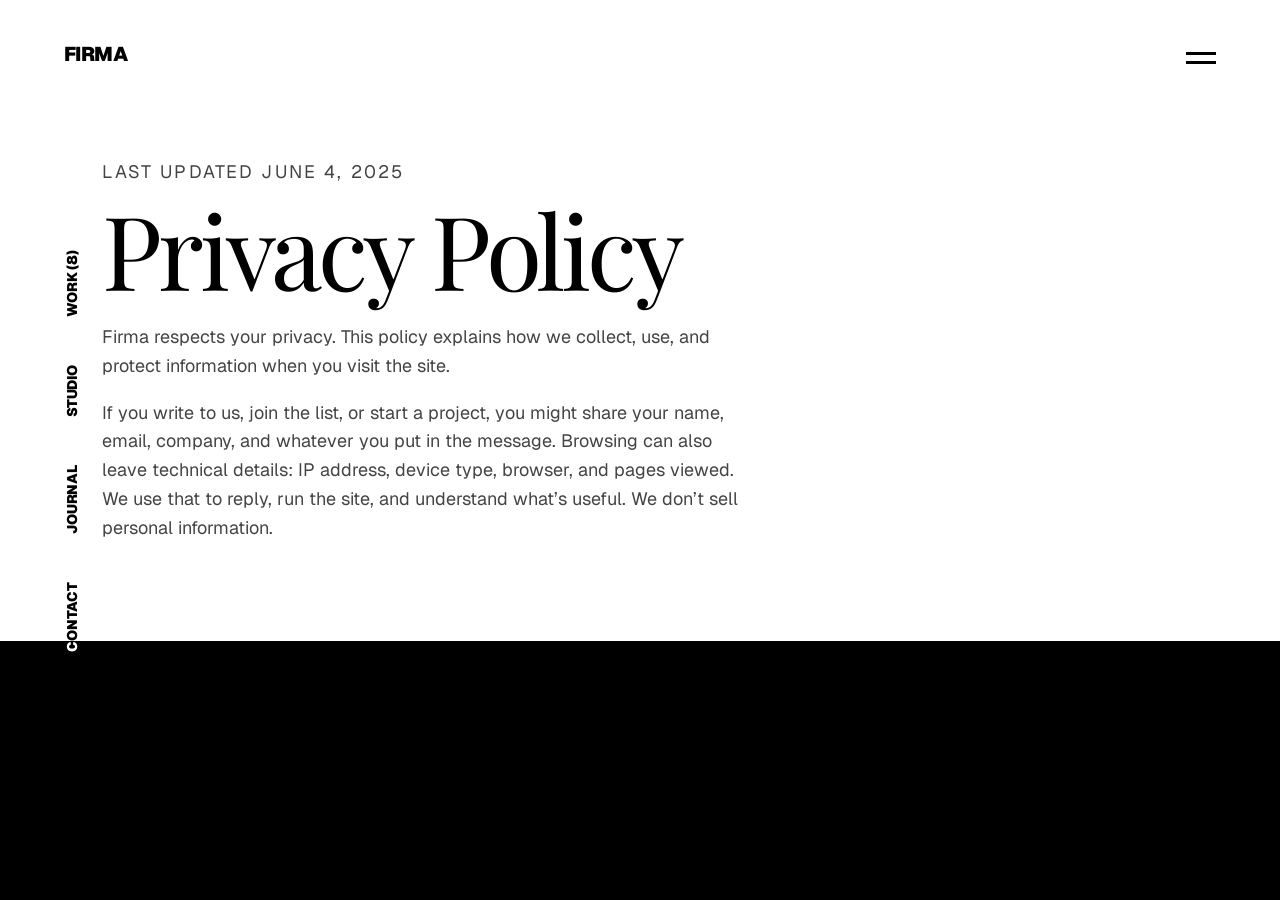
<file: privacy.html>
<!DOCTYPE html>
<html lang="en">
<head>
  <meta charset="UTF-8" />
  <meta name="viewport" content="width=device-width, initial-scale=1" />
  <title>Privacy Policy — Firma</title>
  <link rel="preconnect" href="https://fonts.googleapis.com" />
  <link href="https://fonts.googleapis.com/css2?family=Caveat:wght@400&family=Geist:wght@400;700;900&family=Playfair+Display:wght@400;500&display=swap" rel="stylesheet" />
    <script src="js/turn.js?v=1"></script>
<link rel="stylesheet" href="css/site.css?v=56" />
  <link rel="stylesheet" href="css/page.css?v=4" />
</head>
<body class="page">
  <div class="chrome">
    <a class="logo" href="index.html">FIRMA</a>
    <button class="burger" type="button" aria-label="Open menu"><i></i><i></i></button>
    <nav class="side">
      <a href="work.html">Work (8)</a>
      <a href="studio.html">Studio</a>
      <a href="journal.html">Journal</a>
      <a href="contact.html">Contact</a>
    </nav>
  </div>
  <div class="menu">
    <button class="x" type="button" aria-label="Close">×</button>
    <nav>
      <a href="work.html">WORK (8)</a>
      <a href="studio.html">STUDIO</a>
      <a href="journal.html">JOURNAL</a>
      <a href="contact.html">CONTACT</a>
    </nav>
  </div>
  <main class="page-main">
    <p class="kicker">Last updated June 4, 2025</p>
    <h1>Privacy Policy</h1>
<p>Firma respects your privacy. This policy explains how we collect, use, and protect information when you visit the site.</p>
<p>If you write to us, join the list, or start a project, you might share your name, email, company, and whatever you put in the message. Browsing can also leave technical details: IP address, device type, browser, and pages viewed. We use that to reply, run the site, and understand what’s useful. We don’t sell personal information.</p>
  </main>
  <script>
    const menu = document.querySelector(".menu");
    document.querySelector(".burger").onclick = () => menu.classList.add("open");
    document.querySelector(".x").onclick = () => menu.classList.remove("open");
  </script>
  <script src="js/smooth.js?v=2"></script>
</body>
</html>
</file>
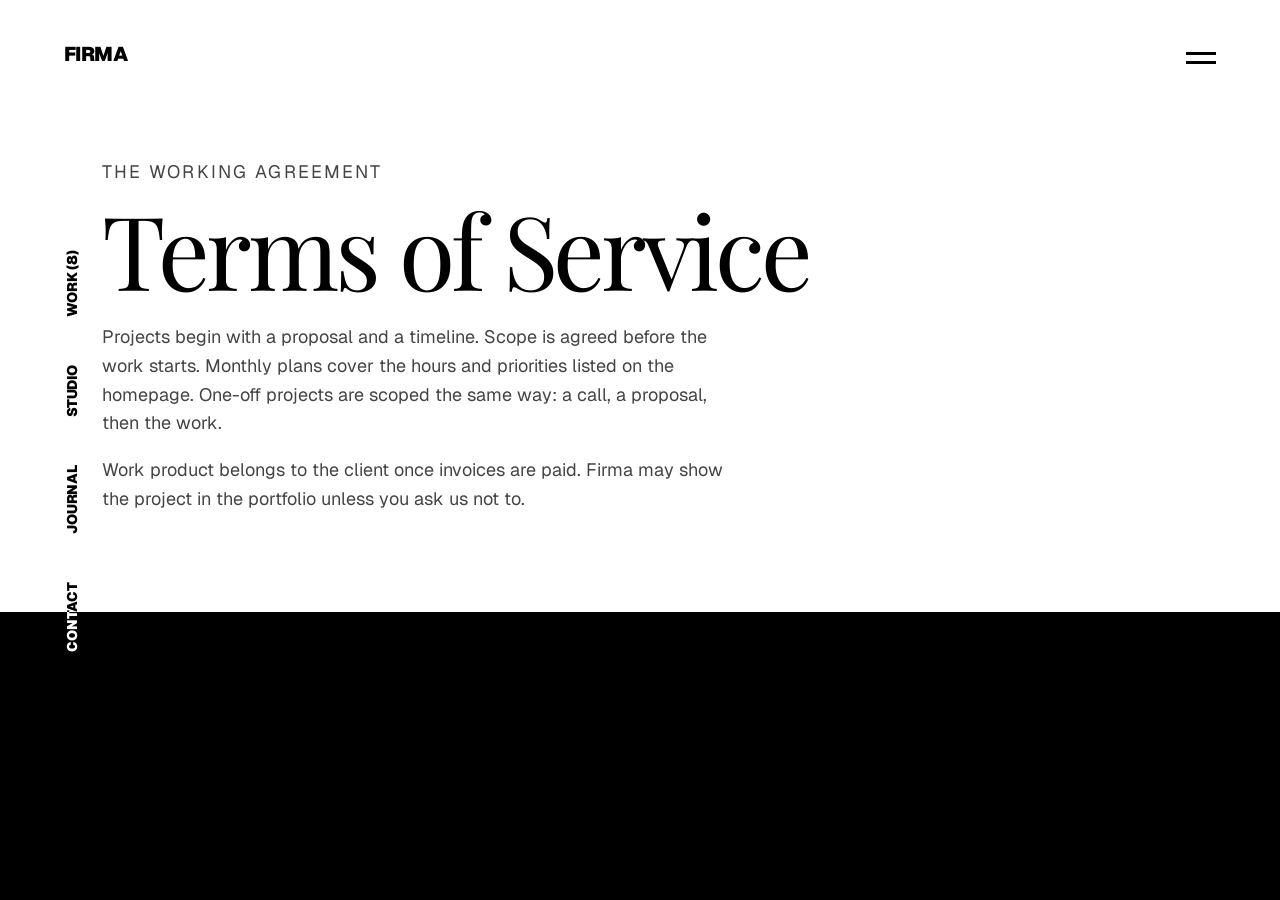
<file: terms.html>
<!DOCTYPE html>
<html lang="en">
<head>
  <meta charset="UTF-8" />
  <meta name="viewport" content="width=device-width, initial-scale=1" />
  <title>Terms of Service — Firma</title>
  <link rel="preconnect" href="https://fonts.googleapis.com" />
  <link href="https://fonts.googleapis.com/css2?family=Caveat:wght@400&family=Geist:wght@400;700;900&family=Playfair+Display:wght@400;500&display=swap" rel="stylesheet" />
    <script src="js/turn.js?v=1"></script>
<link rel="stylesheet" href="css/site.css?v=56" />
  <link rel="stylesheet" href="css/page.css?v=4" />
</head>
<body class="page">
  <div class="chrome">
    <a class="logo" href="index.html">FIRMA</a>
    <button class="burger" type="button" aria-label="Open menu"><i></i><i></i></button>
    <nav class="side">
      <a href="work.html">Work (8)</a>
      <a href="studio.html">Studio</a>
      <a href="journal.html">Journal</a>
      <a href="contact.html">Contact</a>
    </nav>
  </div>
  <div class="menu">
    <button class="x" type="button" aria-label="Close">×</button>
    <nav>
      <a href="work.html">WORK (8)</a>
      <a href="studio.html">STUDIO</a>
      <a href="journal.html">JOURNAL</a>
      <a href="contact.html">CONTACT</a>
    </nav>
  </div>
  <main class="page-main">
    <p class="kicker">The working agreement</p>
    <h1>Terms of Service</h1>
<p>Projects begin with a proposal and a timeline. Scope is agreed before the work starts. Monthly plans cover the hours and priorities listed on the homepage. One-off projects are scoped the same way: a call, a proposal, then the work.</p>
<p>Work product belongs to the client once invoices are paid. Firma may show the project in the portfolio unless you ask us not to.</p>
  </main>
  <script>
    const menu = document.querySelector(".menu");
    document.querySelector(".burger").onclick = () => menu.classList.add("open");
    document.querySelector(".x").onclick = () => menu.classList.remove("open");
  </script>
  <script src="js/smooth.js?v=2"></script>
</body>
</html>
</file>
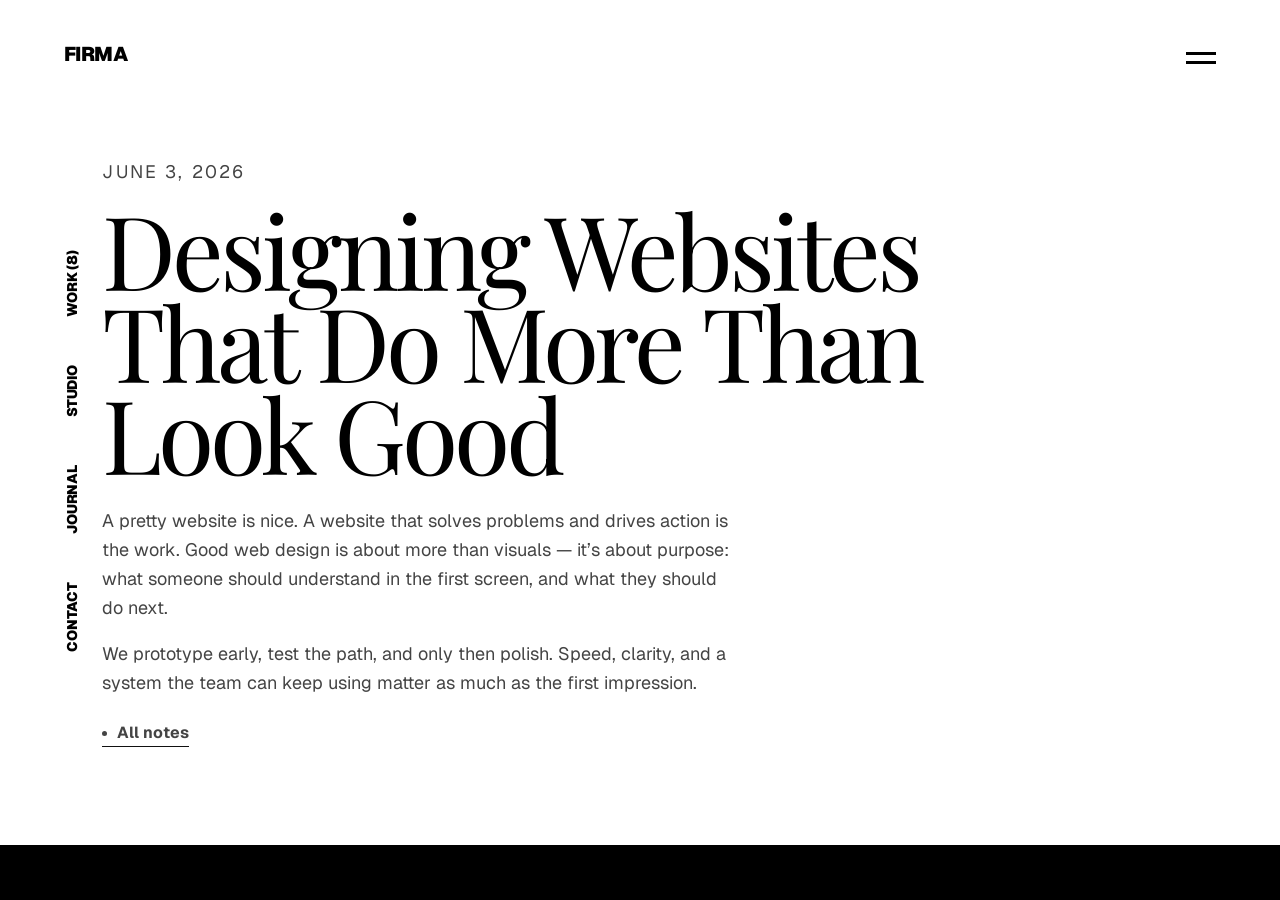
<file: journal/designing-websites.html>
<!DOCTYPE html>
<html lang="en">
<head>
  <meta charset="UTF-8" />
  <meta name="viewport" content="width=device-width, initial-scale=1" />
  <title>Designing Websites That Do More Than Look Good — Firma</title>
  <link rel="preconnect" href="https://fonts.googleapis.com" />
  <link href="https://fonts.googleapis.com/css2?family=Caveat:wght@400&family=Geist:wght@400;700;900&family=Playfair+Display:wght@400;500&display=swap" rel="stylesheet" />
    <script src="../js/turn.js?v=1"></script>
<link rel="stylesheet" href="../css/site.css?v=56" />
  <link rel="stylesheet" href="../css/page.css?v=4" />
</head>
<body class="page">
  <div class="chrome">
    <a class="logo" href="../index.html">FIRMA</a>
    <button class="burger" type="button" aria-label="Open menu"><i></i><i></i></button>
    <nav class="side">
      <a href="../work.html">Work (8)</a>
      <a href="../studio.html">Studio</a>
      <a href="../journal.html">Journal</a>
      <a href="../contact.html">Contact</a>
    </nav>
  </div>
  <div class="menu">
    <button class="x" type="button" aria-label="Close">×</button>
    <nav>
      <a href="../work.html">WORK (8)</a>
      <a href="../studio.html">STUDIO</a>
      <a href="../journal.html">JOURNAL</a>
      <a href="../contact.html">CONTACT</a>
    </nav>
  </div>
  <main class="page-main">
    <p class="kicker">June 3, 2026</p>
    <h1>Designing Websites That Do More Than Look Good</h1>
<p>A pretty website is nice. A website that solves problems and drives action is the work. Good web design is about more than visuals — it’s about purpose: what someone should understand in the first screen, and what they should do next.</p>
<p>We prototype early, test the path, and only then polish. Speed, clarity, and a system the team can keep using matter as much as the first impression.</p>
<p><a class="dotlink" href="../journal.html">All notes</a></p>
  </main>
  <script>
    const menu = document.querySelector(".menu");
    document.querySelector(".burger").onclick = () => menu.classList.add("open");
    document.querySelector(".x").onclick = () => menu.classList.remove("open");
  </script>
  <script src="../js/smooth.js?v=2"></script>
</body>
</html>
</file>
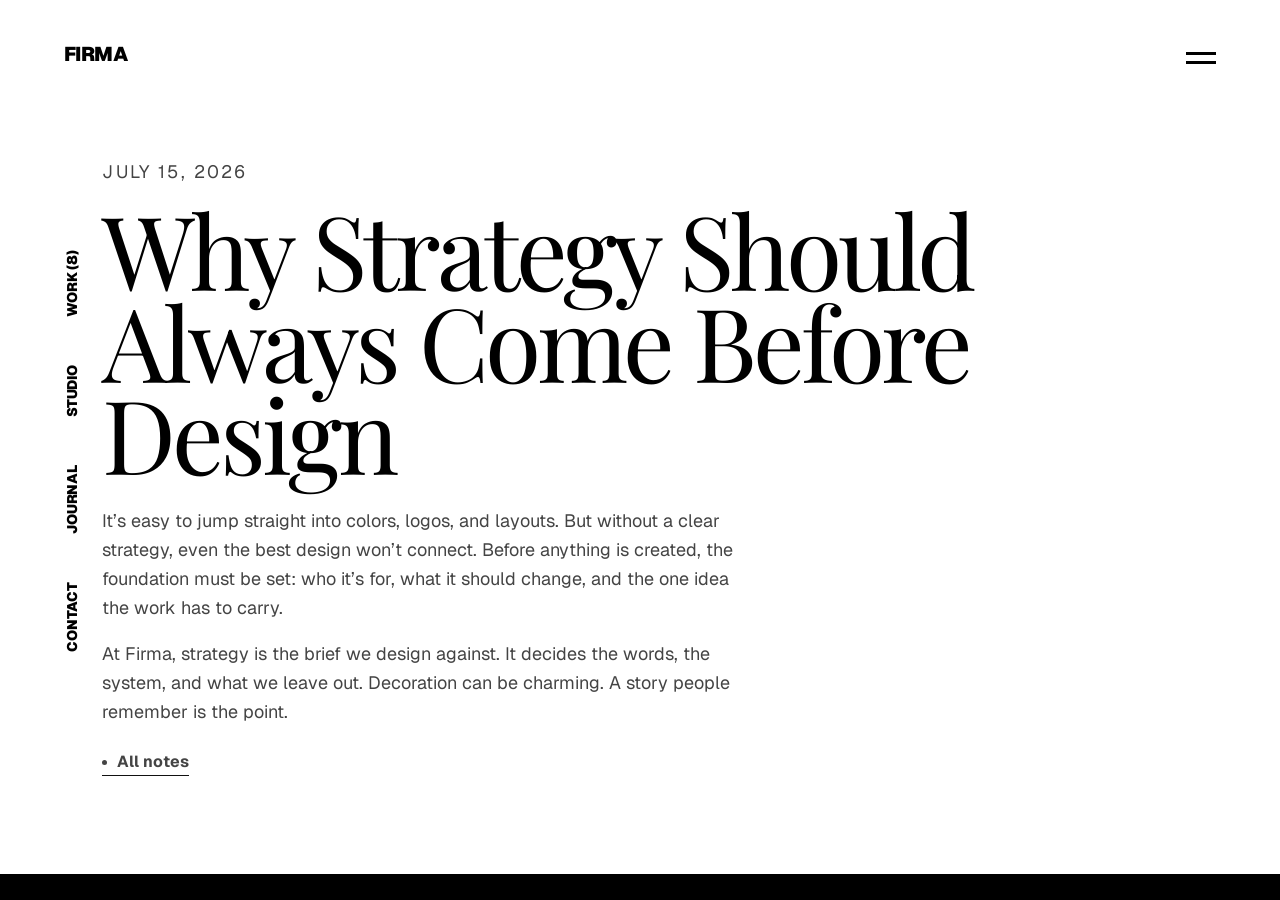
<file: journal/why-strategy.html>
<!DOCTYPE html>
<html lang="en">
<head>
  <meta charset="UTF-8" />
  <meta name="viewport" content="width=device-width, initial-scale=1" />
  <title>Why Strategy Should Always Come Before Design — Firma</title>
  <link rel="preconnect" href="https://fonts.googleapis.com" />
  <link href="https://fonts.googleapis.com/css2?family=Caveat:wght@400&family=Geist:wght@400;700;900&family=Playfair+Display:wght@400;500&display=swap" rel="stylesheet" />
    <script src="../js/turn.js?v=1"></script>
<link rel="stylesheet" href="../css/site.css?v=56" />
  <link rel="stylesheet" href="../css/page.css?v=4" />
</head>
<body class="page">
  <div class="chrome">
    <a class="logo" href="../index.html">FIRMA</a>
    <button class="burger" type="button" aria-label="Open menu"><i></i><i></i></button>
    <nav class="side">
      <a href="../work.html">Work (8)</a>
      <a href="../studio.html">Studio</a>
      <a href="../journal.html">Journal</a>
      <a href="../contact.html">Contact</a>
    </nav>
  </div>
  <div class="menu">
    <button class="x" type="button" aria-label="Close">×</button>
    <nav>
      <a href="../work.html">WORK (8)</a>
      <a href="../studio.html">STUDIO</a>
      <a href="../journal.html">JOURNAL</a>
      <a href="../contact.html">CONTACT</a>
    </nav>
  </div>
  <main class="page-main">
    <p class="kicker">July 15, 2026</p>
    <h1>Why Strategy Should Always Come Before Design</h1>
<p>It’s easy to jump straight into colors, logos, and layouts. But without a clear strategy, even the best design won’t connect. Before anything is created, the foundation must be set: who it’s for, what it should change, and the one idea the work has to carry.</p>
<p>At Firma, strategy is the brief we design against. It decides the words, the system, and what we leave out. Decoration can be charming. A story people remember is the point.</p>
<p><a class="dotlink" href="../journal.html">All notes</a></p>
  </main>
  <script>
    const menu = document.querySelector(".menu");
    document.querySelector(".burger").onclick = () => menu.classList.add("open");
    document.querySelector(".x").onclick = () => menu.classList.remove("open");
  </script>
  <script src="../js/smooth.js?v=2"></script>
</body>
</html>
</file>
<file: css/site.css>
@font-face {
  font-family: "Playfair";
  font-style: normal;
  font-weight: 300;
  font-display: swap;
  src: url("https://fonts.gstatic.com/s/playfair/v10/0nkFC9D7PO4KhmUJ5_zTZ_4MYQXznAK-TUcZXKO3UMnW6VNpe4-SoCpQng.woff2") format("woff2");
}
@font-face {
  font-family: "Playfair";
  font-style: normal;
  font-weight: 500;
  font-display: swap;
  src: url("https://fonts.gstatic.com/s/playfair/v9/0nkQC9D7PO4KhmUJ5_zTZ_4MYQXznAK-TUcZXKO3UMnW6VNpe4-SiiZ4b8h5G3GutPkmetgYoSMw5ifm.woff2") format("woff2");
}
@font-face {
  font-family: "Playfair";
  font-style: normal;
  font-weight: 700;
  font-display: swap;
  src: url("https://fonts.gstatic.com/s/playfair/v9/0nkQC9D7PO4KhmUJ5_zTZ_4MYQXznAK-TUcZXKO3UMnW6VNpe4-SiiZ4b8h5G3GutPnzfdgYoSMw5ifm.woff2") format("woff2");
}

:root {
  --ink: #000;
  --muted: #757575;
  --coral: #ff7a6e;
  --stage: 900px;
  --track: 33569px;
}

* { box-sizing: border-box; }
html, body { margin: 0; height: 100%; background: #fff; color: var(--ink); }
body {
  overflow: hidden;
  font-family: Geist, Arial, sans-serif;
  font-weight: 400;
}
a { color: inherit; text-decoration: none; }
button, input { font-family: inherit; }
img, video { display: block; max-width: none; }

.viewport {
  position: relative;
  width: 100vw;
  height: 100vh;
  overflow: hidden;
  background: #fff;
}
.scaler {
  position: absolute;
  left: 0;
  top: 0;
  width: var(--track);
  height: var(--stage);
  transform-origin: 0 0;
  will-change: transform;
}
.track {
  position: relative;
  width: var(--track);
  height: var(--stage);
  background: #fff;
}

.pin { position: absolute; }
.serif { font-family: "Playfair", "Playfair Display", serif; font-weight: 500; letter-spacing: -0.05em; }
.display {
  font-family: "Playfair Display", "Playfair", serif;
  font-weight: 400;
  letter-spacing: -0.04em;
}
.caps { text-transform: uppercase; }
.script { font-family: Caveat, cursive; font-weight: 400; }
.muted { color: var(--muted); }
.coral { color: var(--coral); }
.kicker {
  font-size: 12px;
  letter-spacing: 0.12em;
  text-transform: uppercase;
  color: var(--muted);
}

.dotlink {
  display: inline-flex;
  align-items: center;
  gap: 10px;
  font-size: 16px;
  font-weight: 700;
  line-height: 1.3;
  border-bottom: 1px solid #111;
  padding-bottom: 2px;
}
.dotlink::before {
  content: "";
  width: 5px;
  height: 5px;
  border-radius: 50%;
  background: currentColor;
  flex: none;
}

.band { position: absolute; top: 0; height: 900px; overflow: hidden; }
.vmarq {
  position: absolute;
  top: -1350px;
  width: 340px;
  height: 2250px;
  pointer-events: none;
  z-index: 1;
  will-change: transform;
}
.vmarq .roll { height: 100%; }
.vmarq span {
  display: flex;
  align-items: center;
  justify-content: center;
  width: 312px;
  height: 905px;
  margin-left: 14px;
  writing-mode: vertical-rl;
  transform: rotate(180deg);
  font-family: "Playfair", serif;
  font-weight: 300;
  font-size: 240px;
  line-height: 1;
  color: #eee;
  white-space: nowrap;
  letter-spacing: -12px;
}
#numbers .vmarq { top: -739px; z-index: 1; }
#numbers .vmarq span { height: 1063px; }
#numbers > img { z-index: 2; }
#journal .vmarq { z-index: 0; }
#journal .vmarq span { height: 705px; }
#journal .news-photo { z-index: 2; }
#pricing .vmarq { top: -1514px; opacity: 0.2; }
#pricing .vmarq span { color: #fff; }
#pricing .rules { background: rgba(255, 255, 255, 0.2); }

.mark {
  position: absolute;
  left: 280px;
  top: 530px;
  z-index: 2;
  display: inline-block;
  line-height: 0;
  transform: rotate(-4deg);
  transform-origin: left center;
}
.mark b {
  display: block;
  font-family: Geist, sans-serif;
  font-weight: 900;
  font-size: 540px;
  letter-spacing: -27px;
  line-height: 0.82;
  color: #000;
  font-style: normal;
}
.mark-media {
  position: absolute;
  inset: 0;
  pointer-events: none;
  overflow: hidden;
}
.mark-media video {
  width: 100%;
  height: 100%;
  object-fit: cover;
}

.word {
  position: absolute;
  left: 0;
  top: 0;
  margin: 0;
  z-index: 3;
  font-size: 64px;
  line-height: 58px;
  opacity: 0;
  white-space: nowrap;
}
.char, .intro-word {
  display: inline-block;
  opacity: 0;
  filter: blur(10px);
  white-space: pre;
}
.char { transform: translateY(10px); }
.nav-in { display: inline-block; transform: translateY(14px); }
.load-fade { opacity: 0; }
.hero-line { display: flex; align-items: flex-start; gap: 16px; }
.hero-slot { position: relative; min-width: 240px; height: 64px; }
.word.on { opacity: 1; }

.project-head { z-index: 2; }
.svc-photo {
  z-index: 1;
  overflow: hidden;
  background: #fff;
}
.svc-photo img {
  width: calc(100% + 200px);
  height: 100%;
  max-width: none;
  object-fit: cover;
  object-position: center;
  transform: translateX(-200px);
}
#services > .project-head { z-index: 4; }
#services > .svc-photo { z-index: 1; }
#services > article,
#services > p[data-appear] { z-index: 3; }
#services article svg { display: block; }
#services article h3 { margin: 22px 0 24px; }
#services article::before {
  content: "";
  position: absolute;
  z-index: -1;
  left: -80px;
  top: -8px;
  width: calc(100% + 104px);
  height: 118px;
  background: #fff;
}
[data-appear] { opacity: 0; }
[data-rise] { opacity: 0; }

@view-transition { navigation: auto; }
::view-transition { background: #000; }
::view-transition-old(root),
::view-transition-new(root) { mix-blend-mode: normal; }
::view-transition-old(root) {
  animation: 0.48s cubic-bezier(0.7, 0, 0.84, 0) both page-out-up;
}
::view-transition-new(root) {
  animation: 0.7s cubic-bezier(0.22, 1, 0.36, 1) 0.16s both page-in-up;
}
@keyframes page-out-up {
  to { transform: translateY(-100%); }
}
@keyframes page-in-up {
  from { transform: translateY(100%); }
}
html.boot { background: #000; }
html.boot body {
  animation: page-in-up 0.7s cubic-bezier(0.22, 1, 0.36, 1) both;
}
html.boot body.home { animation: none; }
@media (prefers-reduced-motion: reduce) {
  html.boot body,
  ::view-transition-old(root),
  ::view-transition-new(root) { animation: none; }
}
.proj {
  width: 480px;
  height: 441px;
  background: transparent;
  z-index: 3;
  padding: 0;
  display: flex;
  flex-direction: column;
}
.proj::before {
  content: "";
  position: absolute;
  left: -64px;
  top: -64px;
  width: 608px;
  height: 569px;
  background: #fff;
  z-index: -1;
}
.proj-copy, .svc-copy {
  width: 500px;
  font-size: 16px;
  line-height: 24.6px;
  color: var(--muted);
}
.svc-copy {
  width: 540px;
  line-height: 26.4px;
}
.proj .proj-copy {
  width: 480px;
  margin: 16px 0 0;
  line-height: 26.4px;
}
.proj .kicker {
  margin: 0;
  letter-spacing: 0.12px;
  line-height: 21.6px;
}
.proj-copy strong, .svc-copy strong { color: #000; font-weight: 700; }
.proj h3, .article h3 {
  margin: 12px 0 16px;
  font-size: 64px;
  line-height: 58px;
  font-weight: 500;
  width: 480px;
}
.proj h3 {
  margin: 24px 0 0;
  line-height: 57.6px;
  letter-spacing: -3.2px;
}
.proj .dotlink {
  margin-top: auto;
  align-self: flex-start;
  height: 40px;
  border-bottom: 0;
  padding: 0;
  font-weight: 400;
  line-height: 26.4px;
  gap: 10px;
}
.proj .dotlink::before {
  width: 4px;
  height: 4px;
}
.proj .dotlink span {
  position: relative;
  line-height: 26.4px;
}
.proj .dotlink span::after {
  content: "";
  position: absolute;
  left: 0;
  bottom: 0;
  width: 100%;
  height: 1px;
  background: #000;
  transform: scaleX(var(--line, 0));
  transform-origin: left center;
}

.team-photo {
  object-fit: cover;
  object-position: top;
  z-index: 1;
}
.team-name {
  z-index: 4;
  color: #000;
}
.team-name strong {
  display: block;
  margin: 0;
  font-size: 64px;
  line-height: 57.6px;
  letter-spacing: -3.2px;
  font-weight: 500;
}
.team-name .role {
  display: block;
  margin-top: 8px;
  font-family: Geist, sans-serif;
  font-size: 12px;
  font-weight: 400;
  line-height: 21.6px;
  letter-spacing: 0.12px;
  text-transform: uppercase;
  color: #757575;
}
.news-photo {
  width: 390px;
  height: 585px;
  overflow: hidden;
}
.news-photo img {
  width: 490px;
  height: 585px;
  max-width: none;
  object-fit: cover;
  transform: translateX(-100px);
}
#journal .article {
  display: flex;
  flex-direction: column;
  width: 480px;
  height: 585px;
}
#journal .article .kicker {
  margin: 0;
  letter-spacing: 0.12px;
  line-height: 21.6px;
}
#journal .article h3 {
  margin: 31px 0 16px;
  width: 480px;
  font-size: 48px;
  line-height: 48px;
  font-weight: 500;
  letter-spacing: -1.92px;
}
#journal .article .muted {
  margin: 0;
  width: 480px;
  font-size: 16px;
  line-height: 26.4px;
}
#journal .article .dotlink {
  margin-top: auto;
  align-self: flex-start;
  height: 40px;
  font-weight: 400;
  font-size: 16px;
  line-height: 26.4px;
}
.shot {
  display: block;
  width: 900px;
  height: 900px;
  overflow: hidden;
}
.shot img {
  width: 1100px;
  height: 900px;
  max-width: none;
  object-fit: cover;
}

.cover {
  width: 1100px;
  height: 900px;
  object-fit: cover;
}

.principles video {
  position: absolute;
  inset: 0;
  width: 100%;
  height: 100%;
  object-fit: cover;
  opacity: 0.3;
}
.principles .veil { display: none; }
.p-line {
  position: absolute;
  left: 533px;
  top: 294px;
  width: 960px;
  margin: 0;
  color: #fff;
  font-size: 104px;
  line-height: 104px;
  letter-spacing: -5.2px;
  font-weight: 400;
  text-align: center;
  text-transform: uppercase;
}
.p-word {
  display: inline-block;
  opacity: 0;
  filter: blur(10px);
  white-space: pre;
}
.p-word.coral { color: var(--coral); }
.principles .aside { opacity: 0; pointer-events: none; }
.p-line em { font-style: normal; color: var(--coral); }
#services h3 { letter-spacing: -1.92px; line-height: 48px; }

.stat b {
  font-family: Caveat, cursive;
  font-weight: 400;
  font-size: 220px;
  line-height: 200px;
  letter-spacing: -4px;
}
.stat small {
  display: block;
  margin-top: 28px;
  font-size: 24px;
  font-weight: 400;
}
.stat em {
  display: block;
  margin-top: 14px;
  font-style: normal;
}

.plan { width: 400px; color: #fff; }
.plan h3 { margin: 0; font-size: 48px; line-height: 48px; font-weight: 500; color: #fff; }
.plan .price {
  margin: 8px 0 0;
  font-family: Caveat, cursive;
  font-size: 100px;
  line-height: 100px;
  color: var(--coral);
}
.plan .per {
  font-family: Caveat, cursive;
  font-size: 40px;
  color: #fff;
  margin-left: 8px;
}
.plan ul { list-style: none; margin: 36px 0 0; padding: 0; }
.plan li {
  position: relative;
  padding: 0 0 16px 16px;
  color: #ccc;
  font-size: 16px;
  line-height: 21px;
}
.plan li::before {
  content: "";
  position: absolute;
  left: 0;
  top: 8px;
  width: 5px;
  height: 5px;
  border-radius: 50%;
  background: #fff;
}
.plan li strong { color: #fff; font-weight: 700; }
.plan .fit { margin-top: 48px; color: #ccc; font-size: 12px; line-height: 16px; width: 280px; }
.rules {
  position: absolute;
  top: 180px;
  bottom: 80px;
  width: 1px;
  background: rgba(255, 255, 255, 0.28);
}

.key {
  position: absolute;
  transform: translate(-50%, -50%);
  pointer-events: none;
  z-index: 1;
}
.nl-form .field {
  display: block;
  width: 476px;
  margin: 0 0 76px;
  padding: 0 0 6px;
  font-size: 22px;
  line-height: 26.4px;
}
.nl-form .dotlink {
  margin: 0;
  font-weight: 400;
  font-size: 16px;
  line-height: 26.4px;
  background: none;
  border-left: 0;
  border-right: 0;
  border-top: 0;
}
.award {
  display: flex;
  align-items: center;
  width: 360px;
  height: 40px;
  color: #ccc;
  font-size: 24px;
  line-height: 33.6px;
  letter-spacing: -0.24px;
  font-weight: 400;
}
.award span { width: 265px; }
.award em { font-style: normal; }
.award-go {
  position: absolute;
  right: 0;
  top: 0;
  width: 40px;
  height: 40px;
  overflow: hidden;
}
.award-go::before {
  content: "";
  position: absolute;
  inset: 0;
  border-radius: 50%;
  background: #fff;
  opacity: 0;
  transition: opacity 0.35s ease;
}
.award-go svg {
  position: absolute;
  left: 8px;
  top: 8px;
  width: 24px;
  height: 24px;
  fill: currentColor;
  transition: transform 0.45s ease, opacity 0.35s ease;
}
.award-go .a1 { color: #757575; }
.award-go .a2 { color: #000; transform: translate(-20px, 20px); }
.award:hover { color: #fff; }
.award:hover .award-go::before { opacity: 1; }
.award:hover .a1 { opacity: 0; }
.award:hover .a2 { transform: none; }
.award-copy { color: #ccc; font-size: 16px; line-height: 26.4px; font-weight: 400; }
.award-copy p { margin: 0; }
.award-copy p + p { margin-top: 20px; color: #fff; }
.award-copy .dotlink { margin-top: 99px; color: #fff; border-color: #fff; font-weight: 400; }
.mail-k, .mail-addr, .mail-copy, .mail-blurb, .mail-legal { position: absolute; left: 0; margin: 0; }
.mail-k { color: #757575; font-size: 16px; line-height: 26.4px; font-weight: 400; }
.mail-addr {
  font-family: "Playfair", "Playfair Display", serif;
  font-weight: 500;
  font-size: 48px;
  line-height: 48px;
  letter-spacing: -1.92px;
  color: #000;
}
.mail-copy { width: 32px; height: 32px; padding: 0; border: 0; background: none; cursor: pointer; }
.mail-copy svg { display: block; width: 32px; height: 32px; }
.mail-blurb { width: 400px; color: #757575; font-size: 16px; line-height: 26.4px; font-weight: 400; }
.mail-blurb span { color: #000; font-weight: 400; }
.mail-legal { font-size: 12px; line-height: 21.6px; letter-spacing: 0.12px; font-weight: 400; text-transform: uppercase; color: #000; }
.mail-legal a + a { margin-left: 63px; }
.mail-wash {
  position: absolute;
  left: 1600px;
  top: 0;
  width: 940px;
  height: 900px;
  background: linear-gradient(90deg, #fff 0%, #ededed 100%);
  pointer-events: none;
}
.foot-brand { display: flex; align-items: center; gap: 12px; height: 31px; }
.foot-brand svg { flex: none; display: block; }
.foot-brand p { margin: 0; font-size: 12px; line-height: 16px; letter-spacing: 0.04em; font-weight: 400; color: #000; }
.foot-brand span { display: block; color: #757575; }
.foot-links {
  position: absolute;
  left: 0;
  top: 285px;
  width: 355px;
  display: grid;
  grid-template-columns: 177px 177px;
  row-gap: 17px;
}
.foot-links a {
  justify-self: start;
  display: flex;
  align-items: center;
  gap: 10px;
  height: 40px;
  font-family: Geist, sans-serif;
  font-size: 16px;
  font-weight: 400;
  line-height: 26.4px;
  color: #000;
  transition: gap 0.45s cubic-bezier(0.22, 1, 0.36, 1);
}
.foot-links a:hover { gap: 14px; }
.foot-go {
  position: relative;
  width: 4px;
  height: 4px;
  border-radius: 50%;
  background: #000;
  overflow: hidden;
  flex: none;
  transition: width 0.45s cubic-bezier(0.22, 1, 0.36, 1), height 0.45s cubic-bezier(0.22, 1, 0.36, 1);
}
.foot-go svg {
  position: absolute;
  width: 18px;
  height: 18px;
  top: calc(50% - 9px);
  left: calc(50% - 9px);
  transform: translateX(-70px);
  transition: transform 0.45s cubic-bezier(0.22, 1, 0.36, 1);
}
.foot-links a:hover .foot-go { width: 40px; height: 40px; }
.foot-links a:hover .foot-go svg { transform: none; }
.foot-links a > span:last-child { border-bottom: 1px solid #000; }
.foot-copy {
  position: absolute;
  left: 0;
  top: 567px;
  margin: 0;
  color: #757575;
  font-size: 12px;
  line-height: 21.6px;
  letter-spacing: 0.12px;
  font-weight: 400;
}
.field {
  width: 420px;
  background: transparent;
  border: 0;
  border-bottom: 1px solid #ddd;
  padding: 14px 0;
  font-size: 16px;
  color: #111;
  outline: none;
}
.field::placeholder { color: #b5b5b5; }

.faq-lead {
  margin: 0;
  color: #757575;
  font-size: 16px;
  font-weight: 400;
  line-height: 26.4px;
}
.faq-lead strong { color: #000; font-weight: 700; }
.faq-talk {
  height: 40px;
  gap: 10px;
  align-items: center;
  font-size: 12px;
  font-weight: 400;
  line-height: 16px;
  color: #000;
  border-bottom: 0;
  text-decoration: underline;
  text-underline-offset: 3px;
}
.faq-talk::before { width: 4px; height: 4px; }
.faq-list { width: 640px; }
.faq-ring { overflow: visible; pointer-events: none; transform-origin: center center; }
.faq-ring text {
  font-family: Geist, sans-serif;
  font-weight: 900;
  letter-spacing: 0.115em;
  fill: #eee;
}
.faq-item { width: 640px; }
.faq-item button {
  width: 100%;
  display: flex;
  align-items: center;
  background: none;
  border: 0;
  padding: 0;
  cursor: pointer;
  text-align: left;
  font-family: Geist, sans-serif;
  font-size: 24px;
  font-weight: 400;
  line-height: 33.6px;
  letter-spacing: -0.24px;
  color: #000;
}
.faq-item button span { color: #ccc; width: 81px; flex: none; font-weight: 400; }
.faq-item button b { font-weight: 400; }
.faq-ico {
  display: block;
  width: 24px;
  height: 24px;
  margin-left: auto;
  flex: none;
  transform-origin: 12px 12px;
  transition: transform 0.45s ease;
}
.faq-ico svg { display: block; width: 100%; height: 100%; }
.faq-item.open .faq-ico { width: 34px; height: 34px; transform: rotate(135deg); }
.faq-item p { margin: 16px 0 0 81px; width: 512px; color: #757575; font-size: 16px; font-weight: 400; line-height: 26.4px; }
.faq-item + .faq-item { margin-top: 80px; }

.quote-card { width: 620px; }
.quote-card p {
  margin: 18px 0 12px;
  font-family: "Playfair", serif;
  font-weight: 500;
  font-size: 32px;
  line-height: 38px;
  letter-spacing: -0.03em;
}
.avatars { position: relative; width: 120px; height: 78px; }
.avatars img { position: absolute; top: 0; width: 78px; height: 78px; border-radius: 50%; object-fit: cover; }
.avatars img.logo { left: 62px; width: 76px; height: 76px; background: #fff; }

.tcol {
  position: absolute;
  top: 0;
  width: 640px;
  height: 900px;
  overflow: hidden;
}
.ttrack { animation: tscroll 28s linear infinite; }
@keyframes tscroll {
  from { transform: translateY(0); }
  to { transform: translateY(-50%); }
}

.chrome {
  position: fixed;
  z-index: 30;
  inset: 0;
  pointer-events: none;
  mix-blend-mode: difference;
}
.chrome a, .chrome button { pointer-events: auto; }
.logo {
  position: absolute;
  left: 64px;
  top: 45px;
  font-weight: 900;
  font-size: 20px;
  letter-spacing: -0.6px;
  line-height: 18px;
  color: #fff;
}
.burger {
  position: absolute;
  right: 64px;
  top: 38px;
  width: 40px;
  height: 40px;
  border: 0;
  background: transparent;
  display: grid;
  gap: 6px;
  align-content: center;
  justify-items: end;
  padding: 0;
}
.burger i { display: block; width: 30px; height: 3px; background: #fff; }
.rail {
  position: absolute;
  left: 66px;
  top: 250px;
  z-index: 4;
  display: flex;
  flex-direction: column;
  gap: 48px;
}
.rail a,
.side a {
  font-family: Geist, sans-serif;
  font-weight: 900;
  font-size: 14px;
  line-height: 12.6px;
  letter-spacing: -0.14px;
  color: #000;
  text-transform: uppercase;
  writing-mode: vertical-rl;
  transform: rotate(180deg);
  transition: opacity 0.6s cubic-bezier(0.22, 1, 0.36, 1);
}
.rail:hover a,
.side:hover a { opacity: 0.3; }
.rail a:hover,
.side a:hover { opacity: 1; }
.side a { color: #fff; }
.side {
  position: absolute;
  left: 66px;
  top: 250px;
  display: flex;
  flex-direction: column;
  gap: 48px;
}
.social {
  position: absolute;
  left: 64px;
  bottom: 48px;
  display: flex;
  gap: 48px;
}
.social a { position: relative; width: 24px; height: 24px; display: block; }
.social a::before {
  content: "";
  position: absolute;
  left: 50%;
  top: 50%;
  z-index: 0;
  width: 64px;
  height: 64px;
  border-radius: 999px;
  background: #fff;
  transform: translate(-50%, -50%) scale(0.03125);
  opacity: 0;
  pointer-events: none;
  transition:
    transform 0.45s cubic-bezier(0.22, 1, 0.36, 1),
    opacity 0.35s linear;
}
.social a:hover::before {
  transform: translate(-50%, -50%) scale(1);
  opacity: 1;
  transition:
    transform 0.5s cubic-bezier(0.22, 1, 0.36, 1),
    opacity 0.45s cubic-bezier(0.22, 1, 0.36, 1) 0.12s;
}
.social svg {
  position: absolute;
  inset: 0;
  z-index: 1;
  width: 24px;
  height: 24px;
  display: block;
}
.social svg.on { opacity: 0; transition: opacity 0.35s linear; }
.social a:hover svg.on {
  opacity: 1;
  transition: opacity 0.45s cubic-bezier(0.22, 1, 0.36, 1) 0.12s;
}
.progress {
  position: fixed;
  left: 0;
  right: 0;
  bottom: 0;
  height: 6px;
  z-index: 25;
  background: transparent;
  pointer-events: none;
}
.progress i {
  display: block;
  height: 100%;
  width: 72px;
  background: #111;
}

.menu {
  position: fixed;
  inset: 0;
  background: #0c0c0c;
  z-index: 40;
  display: none;
  align-items: center;
  justify-content: center;
}
.menu.open { display: flex; }
.menu nav { display: flex; flex-direction: column; gap: 8px; }
.menu a {
  color: #fff;
  font-weight: 900;
  font-size: 92px;
  letter-spacing: -3px;
  line-height: 0.92;
}
.menu .x {
  position: absolute;
  top: 22px;
  right: 28px;
  width: 64px;
  height: 64px;
  background: none;
  border: 0;
  color: #fff;
  font-size: 48px;
  line-height: 1;
  cursor: pointer;
}

.cursor {
  position: fixed;
  z-index: 200;
  left: 0;
  top: 0;
  width: 20px;
  height: 20px;
  border-radius: 50%;
  background: #000;
  pointer-events: none;
  display: grid;
  place-items: center;
  transform: translate(-50%, -50%);
  transition: width 0.45s ease, height 0.45s ease, background 0.25s ease;
}
.cursor.is-hot { width: 124px; height: 124px; }
.cursor.is-plus { width: 64px; height: 64px; }
.cursor.is-light { background: #fff; }
.cursor span,
.cursor .plus { grid-area: 1 / 1; }
.cursor span {
  color: #fff;
  font-family: Geist, sans-serif;
  font-weight: 900;
  font-size: 14px;
  line-height: 25.2px;
  letter-spacing: -0.28px;
  text-transform: uppercase;
  white-space: nowrap;
  opacity: 0;
  transition: opacity 0.25s ease;
}
.cursor.is-hot span { opacity: 1; }
.cursor .plus {
  width: 24px;
  height: 24px;
  opacity: 0;
  transition: opacity 0.25s ease;
}
.cursor.is-plus .plus { opacity: 1; }
[data-cursor] { cursor: pointer; }

.reel {
  position: fixed;
  inset: 0;
  z-index: 80;
  background: #000;
  display: none;
}
.reel.open { display: block; }
.reel video {
  width: 100%;
  height: 100%;
  object-fit: cover;
  background: #000;
  display: block;
}
.reel button {
  position: absolute;
  inset: 0;
  border: 0;
  background: transparent;
  color: transparent;
}

.circle-type { overflow: visible; pointer-events: none; transform-origin: center center; will-change: transform; }
.circle-type text { font-family: Geist, sans-serif; font-weight: 400; font-size: 12px; letter-spacing: normal; }

body.is-mobile { overflow: auto; height: auto; }
body.is-mobile .viewport { height: auto; overflow: visible; }
body.is-mobile .scaler { position: relative; width: 100%; height: auto; transform: none !important; }
body.is-mobile .track { width: 100%; height: auto; }
body.is-mobile .band,
body.is-mobile .vmarq,
body.is-mobile .pin,
body.is-mobile .tcol {
  position: relative !important;
  left: auto !important;
  top: auto !important;
  width: auto !important;
  height: auto !important;
  max-width: 100%;
}
body.is-mobile .band { overflow: visible; padding: 28px 24px 48px; }
body.is-mobile .vmarq,
body.is-mobile .circle-type,
body.is-mobile .svc-ring,
body.is-mobile .rules,
body.is-mobile .desk-hide,
body.is-mobile .mail-wash { display: none !important; }
body.is-mobile .cover,
body.is-mobile .pin img,
body.is-mobile .pin video { width: 100% !important; height: auto !important; max-height: 70vh; object-fit: cover; }
body.is-mobile .mark { left: auto; top: auto; }
body.is-mobile .mark b { font-size: 78px; letter-spacing: -4px; }
body.is-mobile .mark-media { position: absolute; height: 70px; top: 20px; }
body.is-mobile .mark-media video { width: 100% !important; height: 70px !important; }
body.is-mobile .display { font-size: 72px !important; line-height: 68px !important; }
body.is-mobile .word, body.is-mobile .lets { position: relative !important; left: auto !important; top: auto !important; }
body.is-mobile .p-line { position: relative; left: auto; top: auto; width: auto; font-size: 42px; line-height: 46px; }
body.is-mobile .stat b { font-size: 96px; line-height: 90px; }
body.is-mobile .menu a { font-size: 48px; }
body.is-mobile .side,
body.is-mobile .rail { display: none; }
body.is-mobile .cursor { display: none; }
body.is-mobile .proj h3 { font-size: 40px; line-height: 42px; width: auto; }
</file>
<file: css/page.css>
body.page { overflow: auto; height: auto; background: #fff; }
body.page .viewport { height: auto; overflow: visible; cursor: auto; }
body.page a, body.page button { cursor: pointer; }
.page-main { padding: 140px 8vw 80px; max-width: 1100px; }
.page-main h1 {
  font-family: "Playfair Display", "Playfair", serif;
  font-weight: 400;
  font-size: clamp(56px, 8vw, 120px);
  line-height: 0.9;
  letter-spacing: -0.04em;
  margin: 0 0 28px;
}
.page-main p { font-size: 18px; line-height: 1.6; color: #444; max-width: 640px; }
.page-main .kicker { margin-bottom: 16px; }
.cards { display: grid; gap: 28px; margin-top: 48px; }
.cards a {
  display: block;
  border-top: 1px solid #e6e6e6;
  padding-top: 22px;
}
.cards h2 {
  font-family: "Playfair", serif;
  font-weight: 500;
  font-size: 40px;
  letter-spacing: -0.04em;
  margin: 8px 0;
}
.team { display: grid; grid-template-columns: repeat(auto-fit, minmax(200px, 1fr)); gap: 28px; margin-top: 40px; }
.team img { width: 100%; height: 320px; object-fit: cover; }
.team h2 { font-family: "Playfair", serif; font-size: 32px; margin: 12px 0 4px; }
form.stack { display: grid; gap: 8px; max-width: 460px; margin-top: 24px; }
form.stack button { margin-top: 16px; width: fit-content; background: none; }
.page .cursor, .page .progress { display: none; }
</file>
